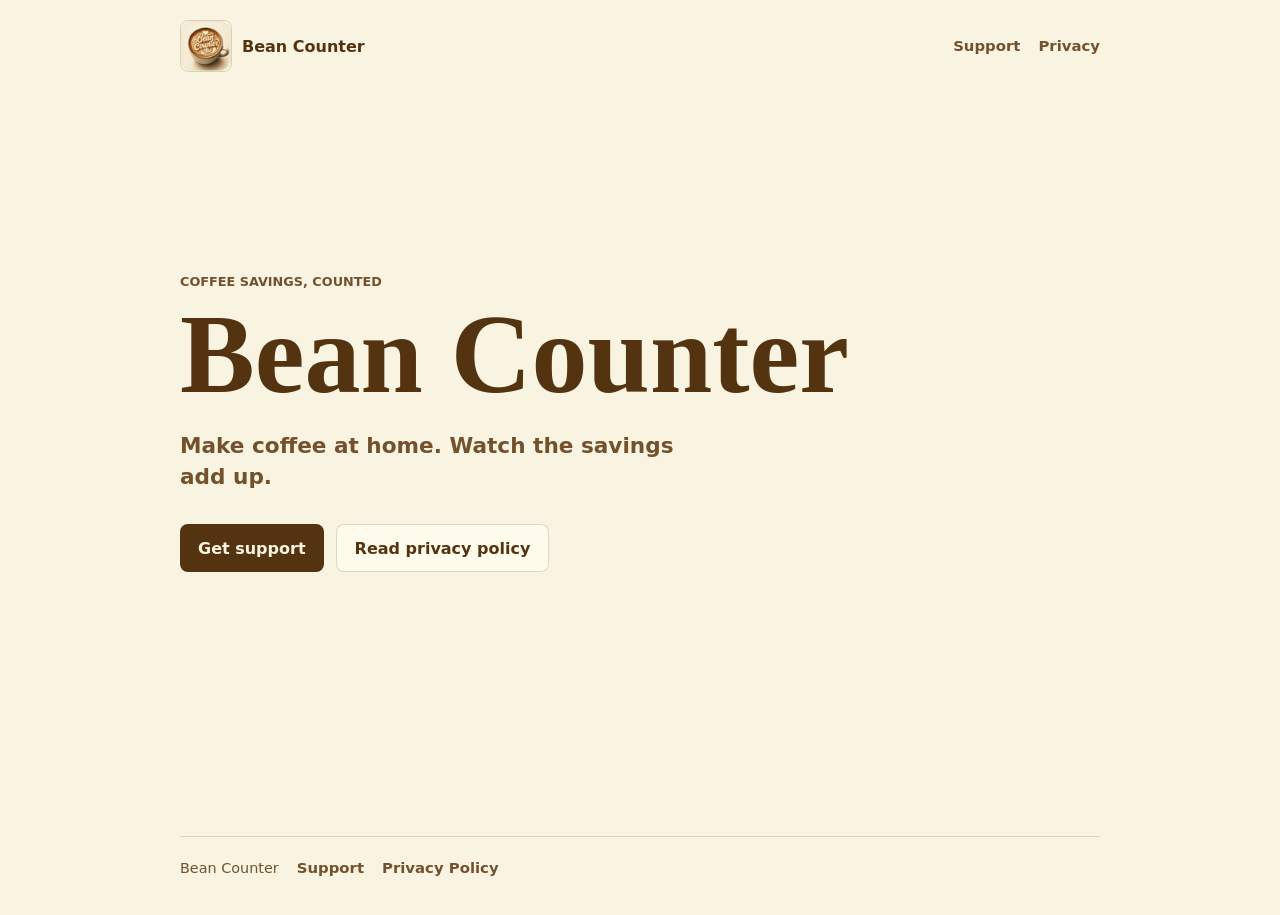
<file: index.html>
<!doctype html>
<html lang="en">
  <head>
    <meta charset="utf-8" />
    <meta name="viewport" content="width=device-width, initial-scale=1" />
    <meta name="theme-color" content="#f8f4e1" />
    <meta name="description" content="Bean Counter support and privacy information." />
    <title>Bean Counter</title>
    <link rel="icon" href="./assets/bean-counter-logo.png" type="image/png" />
    <link rel="stylesheet" href="./styles.css" />
  </head>
  <body>
    <main class="site-shell">
      <header class="site-nav">
        <a class="brand" href="./" aria-label="Bean Counter home">
          <img src="./assets/bean-counter-logo.png" alt="Bean Counter" />
          <span>Bean Counter</span>
        </a>
        <nav aria-label="Site navigation">
          <a href="./support.html">Support</a>
          <a href="./privacy.html">Privacy</a>
        </nav>
      </header>

      <section class="home-hero">
        <p class="eyebrow">Coffee savings, counted</p>
        <h1>Bean Counter</h1>
        <p class="hero-copy">Make coffee at home. Watch the savings add up.</p>
        <div class="hero-links">
          <a class="primary-link" href="./support.html">Get support</a>
          <a class="secondary-link" href="./privacy.html">Read privacy policy</a>
        </div>
      </section>

      <footer class="site-footer">
        <span>Bean Counter</span>
        <a href="./support.html">Support</a>
        <a href="./privacy.html">Privacy Policy</a>
      </footer>
    </main>
  </body>
</html>
</file>
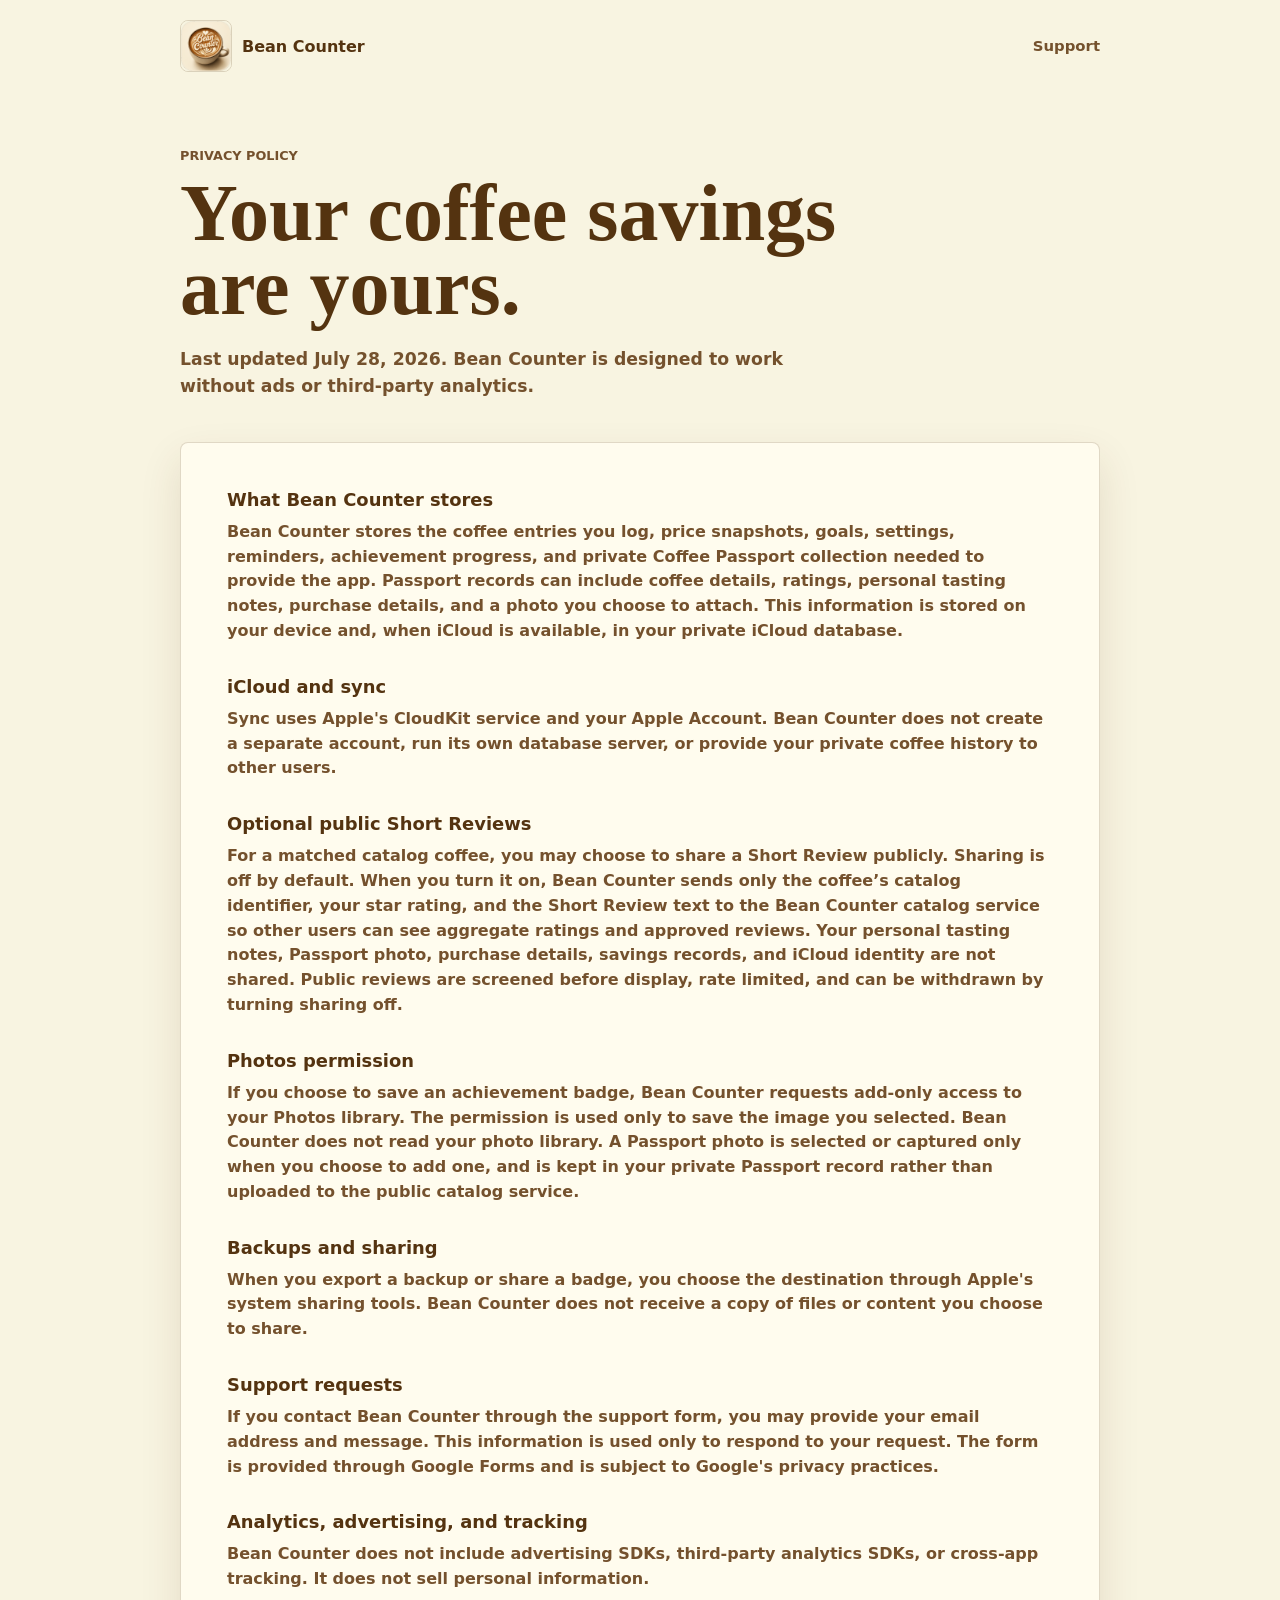
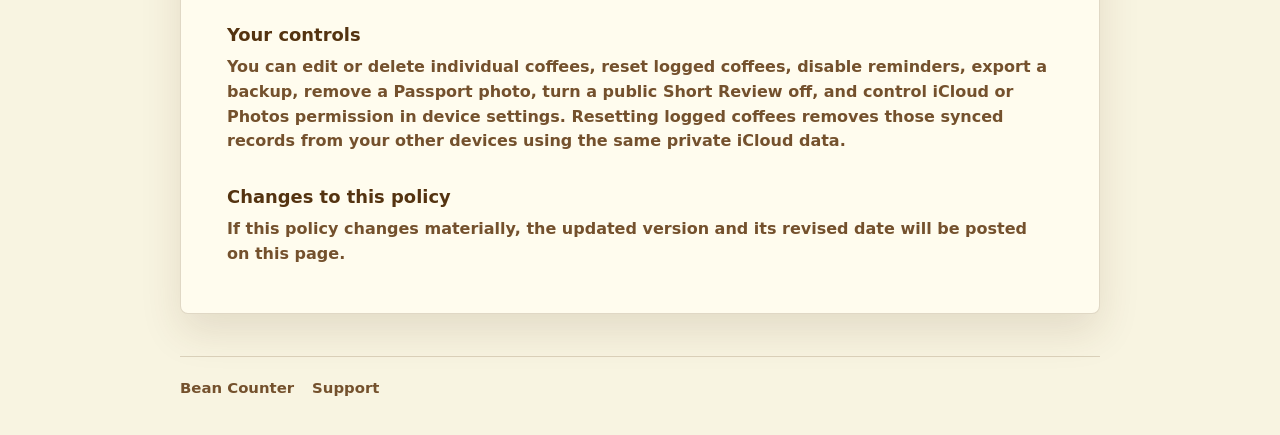
<file: privacy.html>
<!doctype html>
<html lang="en">
  <head>
    <meta charset="utf-8" />
    <meta name="viewport" content="width=device-width, initial-scale=1" />
    <meta name="theme-color" content="#f8f4e1" />
    <meta name="description" content="Bean Counter privacy policy." />
    <title>Bean Counter Privacy Policy</title>
    <link rel="icon" href="./assets/bean-counter-logo.png" type="image/png" />
    <link rel="stylesheet" href="./styles.css" />
  </head>
  <body>
    <main class="site-shell">
      <header class="site-nav">
        <a class="brand" href="./" aria-label="Bean Counter home">
          <img src="./assets/bean-counter-logo.png" alt="Bean Counter" />
          <span>Bean Counter</span>
        </a>
        <nav aria-label="Site navigation">
          <a href="./support.html">Support</a>
        </nav>
      </header>

      <section class="page-heading">
        <p class="eyebrow">Privacy Policy</p>
        <h1>Your coffee savings are yours.</h1>
        <p>Last updated July 28, 2026. Bean Counter is designed to work without ads or third-party analytics.</p>
      </section>

      <article class="policy">
        <h2>What Bean Counter stores</h2>
        <p>Bean Counter stores the coffee entries you log, price snapshots, goals, settings, reminders, achievement progress, and private Coffee Passport collection needed to provide the app. Passport records can include coffee details, ratings, personal tasting notes, purchase details, and a photo you choose to attach. This information is stored on your device and, when iCloud is available, in your private iCloud database.</p>

        <h2>iCloud and sync</h2>
        <p>Sync uses Apple's CloudKit service and your Apple Account. Bean Counter does not create a separate account, run its own database server, or provide your private coffee history to other users.</p>

        <h2>Optional public Short Reviews</h2>
        <p>For a matched catalog coffee, you may choose to share a Short Review publicly. Sharing is off by default. When you turn it on, Bean Counter sends only the coffee’s catalog identifier, your star rating, and the Short Review text to the Bean Counter catalog service so other users can see aggregate ratings and approved reviews. Your personal tasting notes, Passport photo, purchase details, savings records, and iCloud identity are not shared. Public reviews are screened before display, rate limited, and can be withdrawn by turning sharing off.</p>

        <h2>Photos permission</h2>
        <p>If you choose to save an achievement badge, Bean Counter requests add-only access to your Photos library. The permission is used only to save the image you selected. Bean Counter does not read your photo library. A Passport photo is selected or captured only when you choose to add one, and is kept in your private Passport record rather than uploaded to the public catalog service.</p>

        <h2>Backups and sharing</h2>
        <p>When you export a backup or share a badge, you choose the destination through Apple's system sharing tools. Bean Counter does not receive a copy of files or content you choose to share.</p>

        <h2>Support requests</h2>
        <p>If you contact Bean Counter through the support form, you may provide your email address and message. This information is used only to respond to your request. The form is provided through Google Forms and is subject to Google's privacy practices.</p>

        <h2>Analytics, advertising, and tracking</h2>
        <p>Bean Counter does not include advertising SDKs, third-party analytics SDKs, or cross-app tracking. It does not sell personal information.</p>

        <h2>Your controls</h2>
        <p>You can edit or delete individual coffees, reset logged coffees, disable reminders, export a backup, remove a Passport photo, turn a public Short Review off, and control iCloud or Photos permission in device settings. Resetting logged coffees removes those synced records from your other devices using the same private iCloud data.</p>

        <h2>Changes to this policy</h2>
        <p>If this policy changes materially, the updated version and its revised date will be posted on this page.</p>
      </article>

      <footer class="site-footer">
        <a href="./">Bean Counter</a>
        <a href="./support.html">Support</a>
      </footer>
    </main>
  </body>
</html>
</file>
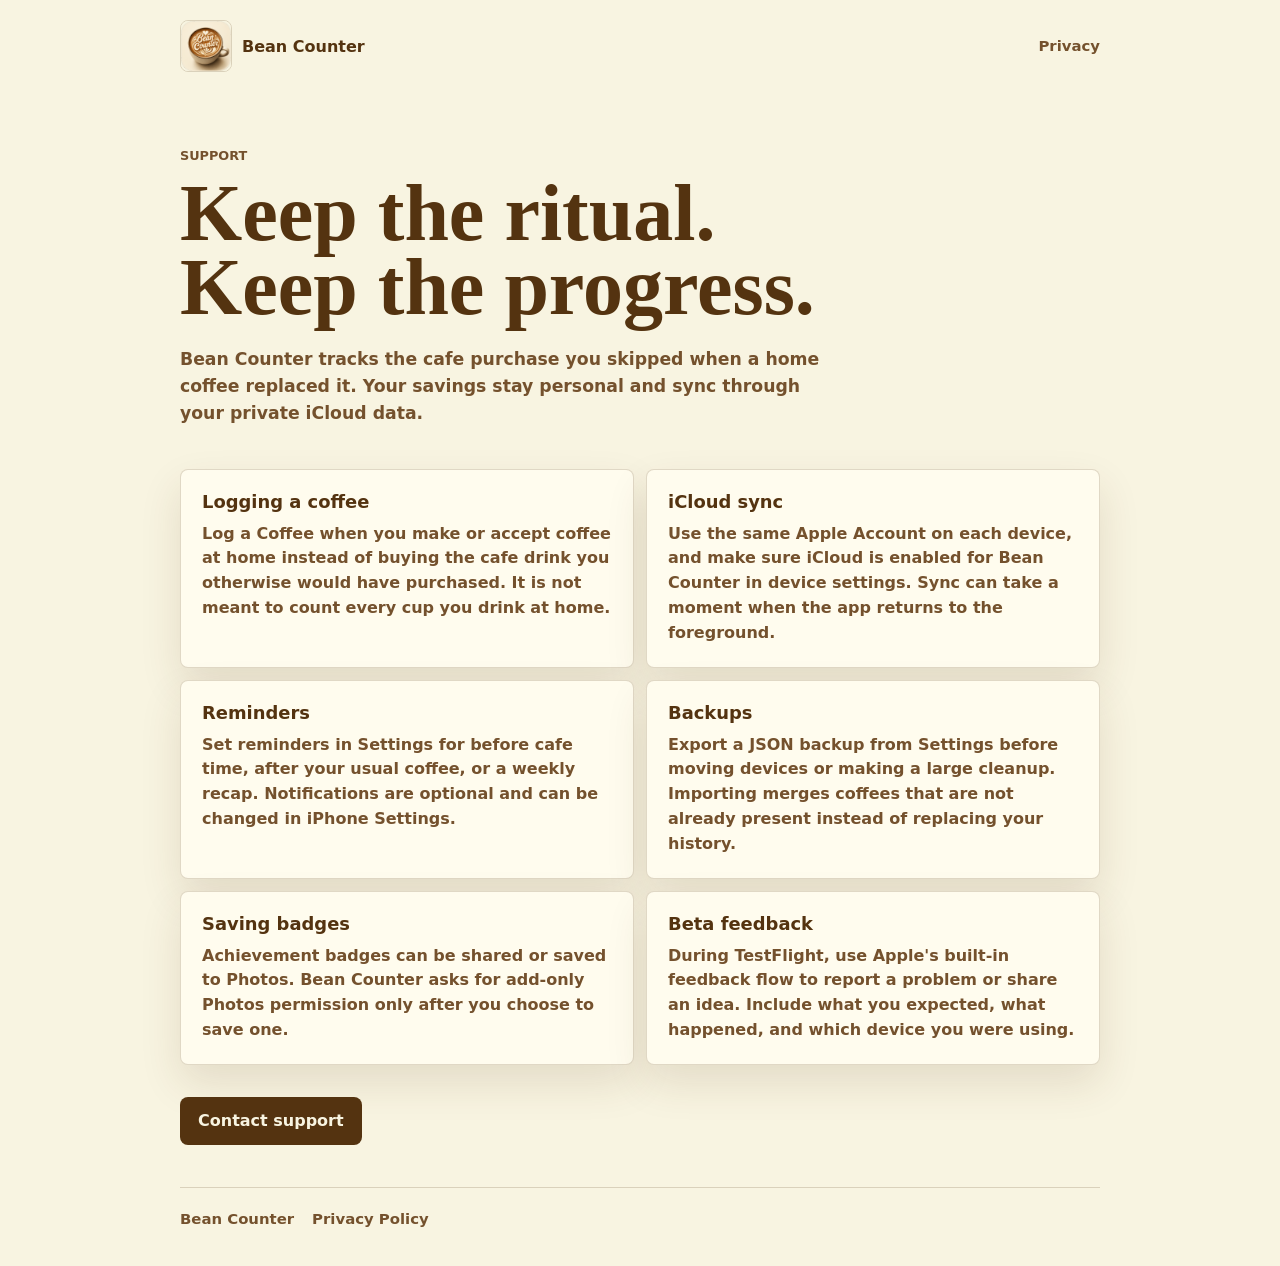
<file: support.html>
<!doctype html>
<html lang="en">
  <head>
    <meta charset="utf-8" />
    <meta name="viewport" content="width=device-width, initial-scale=1" />
    <meta name="theme-color" content="#f8f4e1" />
    <meta name="description" content="Bean Counter support." />
    <title>Bean Counter Support</title>
    <link rel="icon" href="./assets/bean-counter-logo.png" type="image/png" />
    <link rel="stylesheet" href="./styles.css" />
  </head>
  <body>
    <main class="site-shell">
      <header class="site-nav">
        <a class="brand" href="./" aria-label="Bean Counter home">
          <img src="./assets/bean-counter-logo.png" alt="Bean Counter" />
          <span>Bean Counter</span>
        </a>
        <nav aria-label="Site navigation">
          <a href="./privacy.html">Privacy</a>
        </nav>
      </header>

      <section class="page-heading">
        <p class="eyebrow">Support</p>
        <h1>Keep the ritual. Keep the progress.</h1>
        <p>Bean Counter tracks the cafe purchase you skipped when a home coffee replaced it. Your savings stay personal and sync through your private iCloud data.</p>
      </section>

      <section class="topic-grid" aria-label="Support topics">
        <article>
          <h2>Logging a coffee</h2>
          <p>Log a Coffee when you make or accept coffee at home instead of buying the cafe drink you otherwise would have purchased. It is not meant to count every cup you drink at home.</p>
        </article>
        <article>
          <h2>iCloud sync</h2>
          <p>Use the same Apple Account on each device, and make sure iCloud is enabled for Bean Counter in device settings. Sync can take a moment when the app returns to the foreground.</p>
        </article>
        <article>
          <h2>Reminders</h2>
          <p>Set reminders in Settings for before cafe time, after your usual coffee, or a weekly recap. Notifications are optional and can be changed in iPhone Settings.</p>
        </article>
        <article>
          <h2>Backups</h2>
          <p>Export a JSON backup from Settings before moving devices or making a large cleanup. Importing merges coffees that are not already present instead of replacing your history.</p>
        </article>
        <article>
          <h2>Saving badges</h2>
          <p>Achievement badges can be shared or saved to Photos. Bean Counter asks for add-only Photos permission only after you choose to save one.</p>
        </article>
        <article>
          <h2>Beta feedback</h2>
          <p>During TestFlight, use Apple's built-in feedback flow to report a problem or share an idea. Include what you expected, what happened, and which device you were using.</p>
        </article>
      </section>

      <section class="hero-links" aria-label="Contact support">
        <a class="primary-link" href="https://docs.google.com/forms/d/e/1FAIpQLSeoBD6UJ_ylv5m_AMwrJqYHnUCHPQr5KvHy8NmXMXPG1_3ZGQ/viewform" target="_blank" rel="noopener">Contact support</a>
      </section>

      <footer class="site-footer">
        <a href="./">Bean Counter</a>
        <a href="./privacy.html">Privacy Policy</a>
      </footer>
    </main>
  </body>
</html>
</file>
<file: styles.css>
:root {
  color-scheme: light;
  --cream: #f8f4e1;
  --paper: #fffcee;
  --tan: #af8f6f;
  --coffee: #74512d;
  --espresso: #543310;
  --line: rgba(84, 51, 16, 0.18);
  --soft: rgba(175, 143, 111, 0.2);
  --shadow: 0 18px 42px rgba(84, 51, 16, 0.12);
  font-family: Inter, ui-sans-serif, system-ui, -apple-system, BlinkMacSystemFont, "Segoe UI", sans-serif;
}

* { box-sizing: border-box; }

body {
  margin: 0;
  min-height: 100vh;
  background: var(--cream);
  color: var(--espresso);
}

a { color: inherit; }

.site-shell {
  width: min(920px, calc(100% - 40px));
  min-height: 100vh;
  margin: 0 auto;
  padding: 20px 0 38px;
}

.site-nav,
.site-nav nav,
.site-footer,
.hero-links {
  display: flex;
  align-items: center;
}

.site-nav {
  justify-content: space-between;
  gap: 20px;
}

.site-nav nav,
.site-footer { gap: 18px; }

.site-nav nav a,
.site-footer a {
  color: var(--coffee);
  font-size: 0.93rem;
  font-weight: 800;
  text-decoration: none;
}

.site-nav nav a:hover,
.site-footer a:hover { color: var(--espresso); text-decoration: underline; }

.brand { display: inline-flex; align-items: center; gap: 10px; color: var(--espresso); font-weight: 900; text-decoration: none; }
.brand img { width: 52px; height: 52px; border: 1px solid var(--line); border-radius: 8px; object-fit: cover; }

.home-hero { min-height: calc(100vh - 178px); display: grid; align-content: center; max-width: 700px; padding: 70px 0 90px; }
.eyebrow { margin: 0 0 14px; color: var(--coffee); font-size: 0.8rem; font-weight: 900; letter-spacing: 0; text-transform: uppercase; }
h1 { margin: 0; font-family: Georgia, "Times New Roman", serif; font-size: clamp(3.3rem, 11vw, 7rem); line-height: 0.92; }
.hero-copy { max-width: 510px; margin: 24px 0 0; color: var(--coffee); font-size: clamp(1.1rem, 2vw, 1.35rem); font-weight: 700; line-height: 1.45; }
.hero-links { flex-wrap: wrap; gap: 12px; margin-top: 32px; }
.primary-link, .secondary-link { min-height: 48px; display: inline-flex; align-items: center; justify-content: center; border-radius: 8px; padding: 0 18px; font-weight: 900; text-decoration: none; }
.primary-link { background: var(--espresso); color: var(--cream); }
.secondary-link { border: 1px solid var(--line); background: var(--paper); color: var(--espresso); }

.page-heading { max-width: 720px; padding: 76px 0 42px; }
.page-heading h1 { font-size: clamp(2.65rem, 8vw, 5rem); }
.page-heading > p:last-child { max-width: 650px; margin: 22px 0 0; color: var(--coffee); font-size: 1.08rem; font-weight: 650; line-height: 1.55; }

.topic-grid { display: grid; grid-template-columns: repeat(2, minmax(0, 1fr)); gap: 12px; }
.topic-grid article, .policy { border: 1px solid var(--line); border-radius: 8px; background: var(--paper); box-shadow: var(--shadow); }
.topic-grid article { padding: 21px; }
h2 { margin: 0; font-size: 1.12rem; }
.topic-grid p, .policy p { margin: 10px 0 0; color: var(--coffee); font-weight: 600; line-height: 1.55; }
.policy { padding: clamp(24px, 5vw, 46px); }
.policy h2:not(:first-child) { margin-top: 32px; }
.site-footer { margin-top: 42px; padding-top: 22px; border-top: 1px solid var(--line); color: var(--coffee); font-size: 0.9rem; }

@media (max-width: 640px) {
  .site-shell { width: min(100% - 28px, 920px); }
  .site-nav { align-items: flex-start; }
  .site-nav nav { padding-top: 16px; }
  .topic-grid { grid-template-columns: 1fr; }
  .home-hero { min-height: calc(100vh - 160px); padding: 54px 0 66px; }
}
</file>
